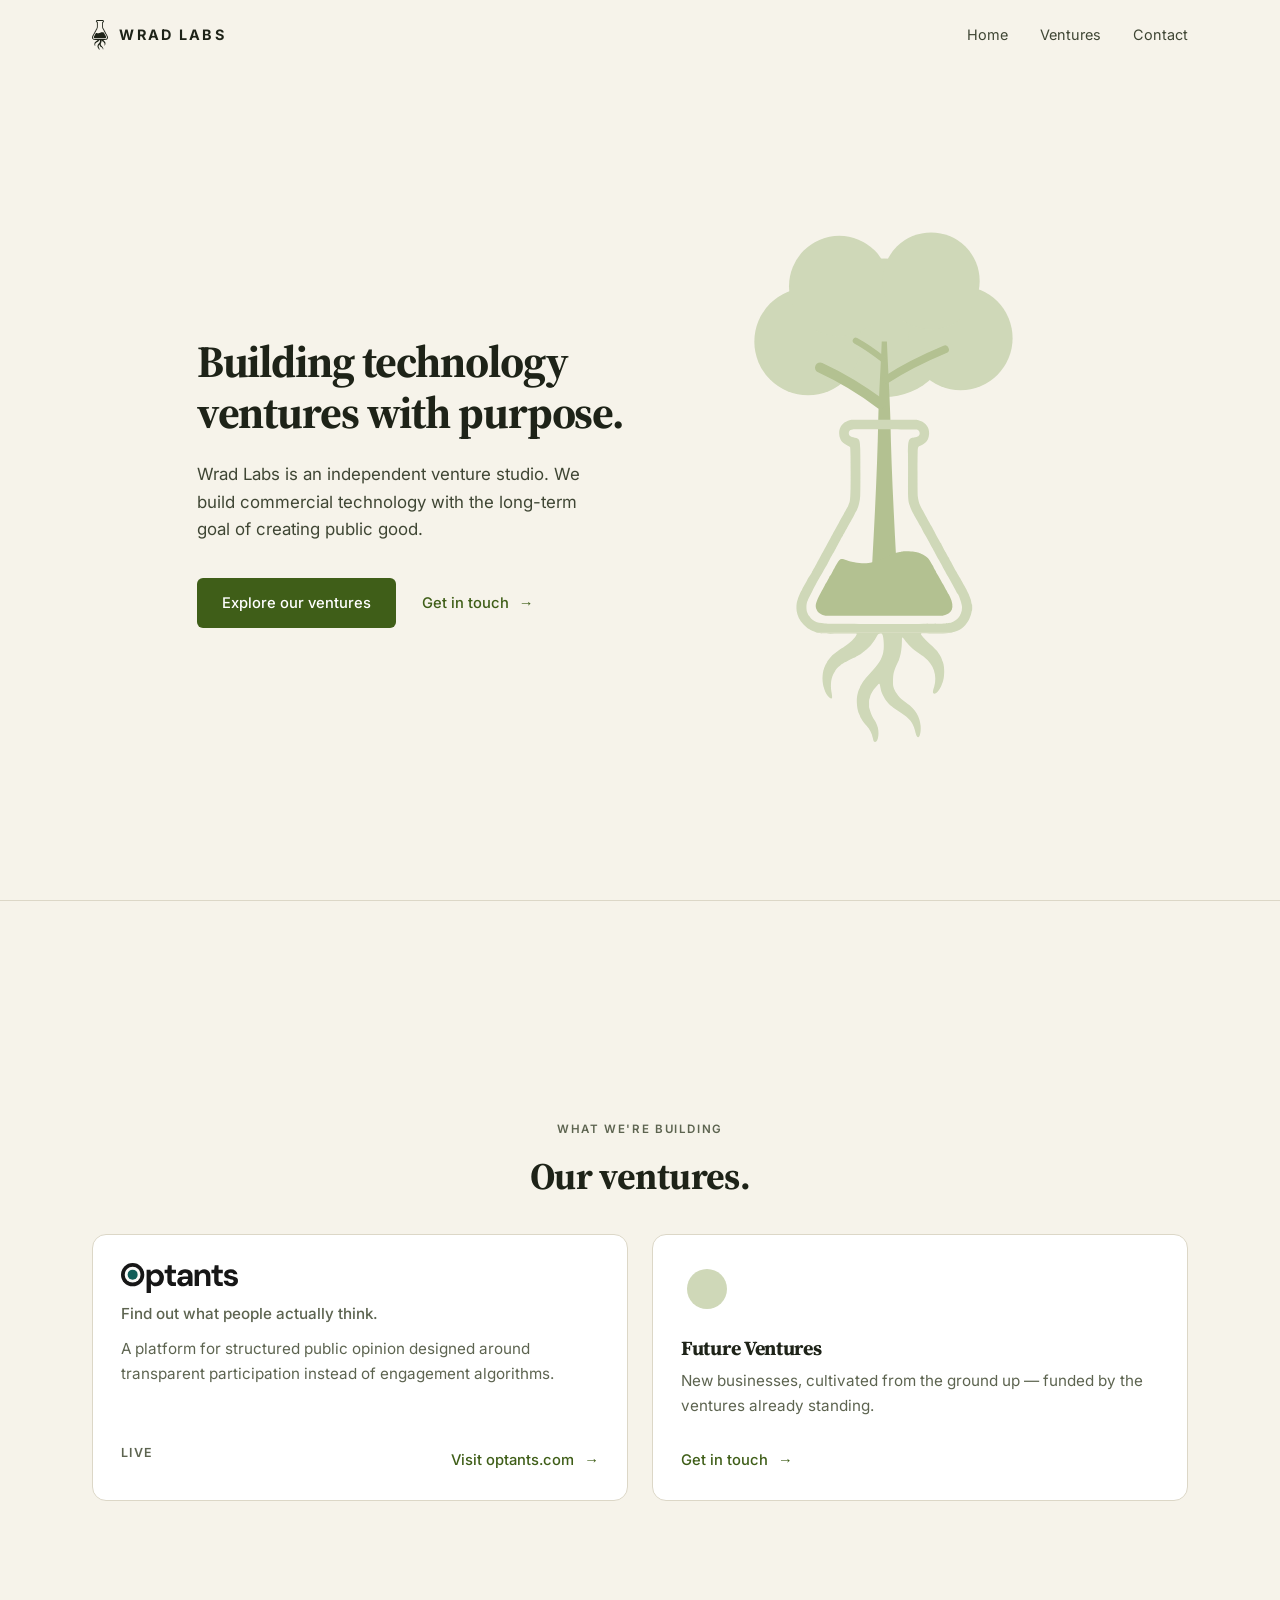
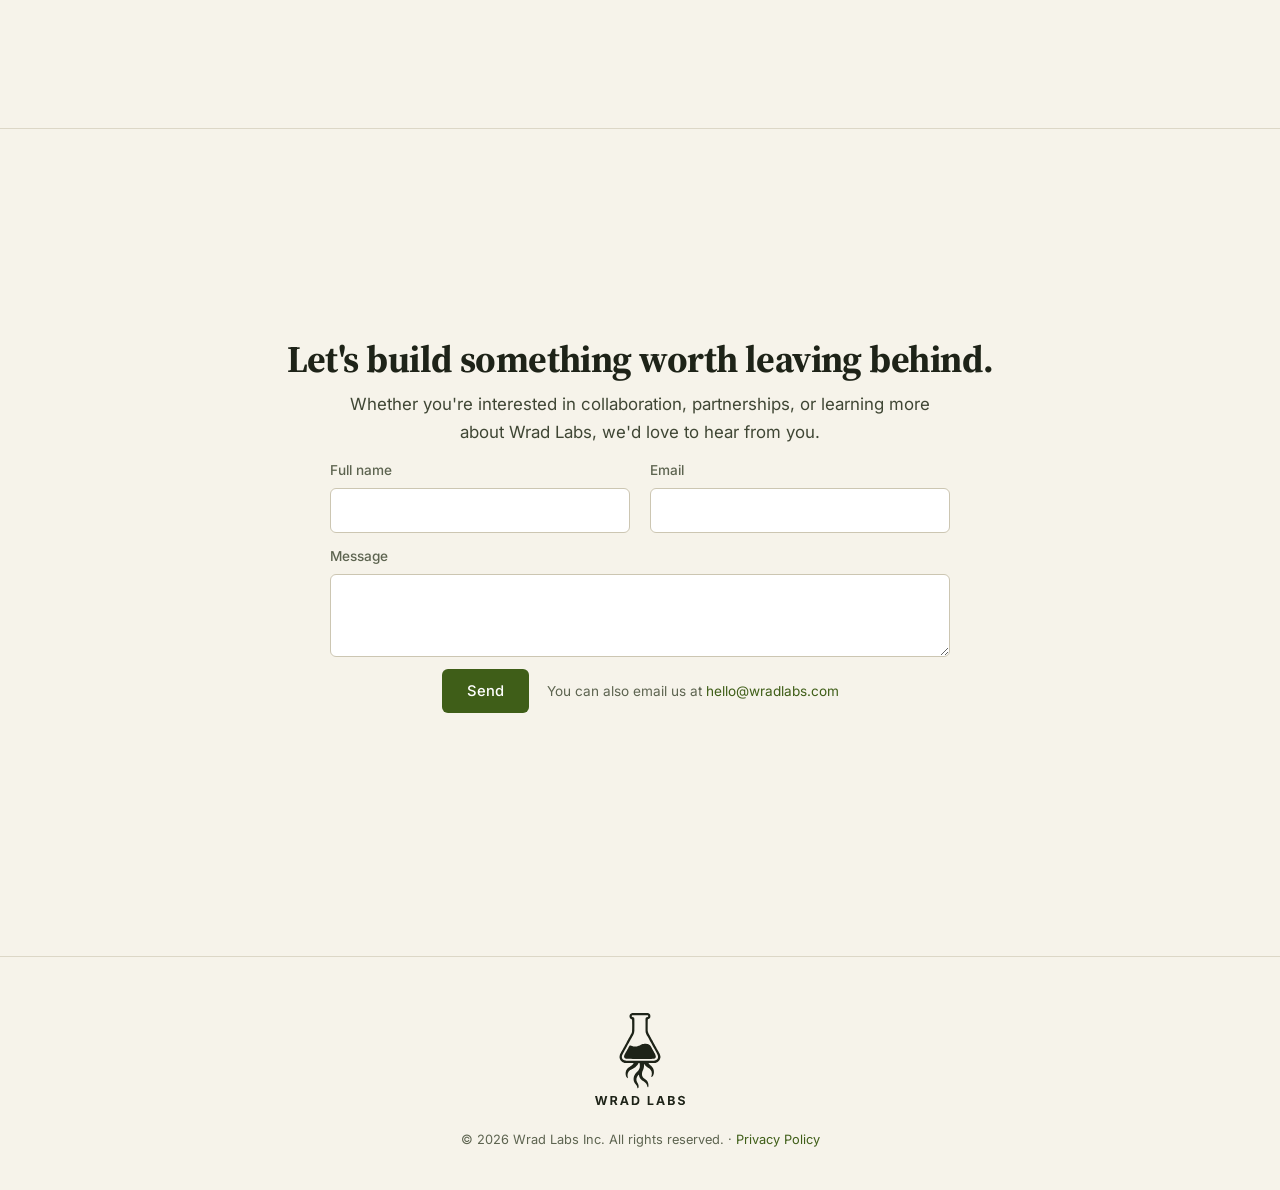
<file: index.html>
<!DOCTYPE html>
<html lang="en">
<head>
<meta charset="UTF-8">
<meta name="viewport" content="width=device-width, initial-scale=1.0">
<!-- Content-Security-Policy (WS-D25/WS-R025). Must come BEFORE anything it governs — it applies
     from the point the parser reaches it, so it sits above the preloads, the JSON-LD and
     the inline script.

     THE SAME STRING IS IN ALL THREE PAGES. Keep them identical; three tailored policies
     drift, and this is already the second thing that has to be updated in three files at
     once (see the ?v= note below).

     script-src uses a HASH, not 'unsafe-inline' — that is the directive doing real work.
     The hash covers exactly `document.documentElement.classList.add('js');` below.
     **Edit that line and the page silently loses its `js` class**; recompute with:
       printf '%s' "<the script's exact bytes>" | openssl dgst -sha256 -binary | openssl base64

     style-src keeps 'unsafe-inline' on purpose. privacy.html and 404.html carry inline
     <style> blocks, and hashing them would mean a silent unstyled page on every edit —
     the exact failure this site already shipped once via a stale cache. There are no
     inline style= attributes anywhere, so this is the only reason it is needed, and
     injected CSS is a far smaller risk than injected script.

     What a <meta> CSP cannot express: frame-ancestors, report-uri, sandbox. Clickjacking
     protection would need a real response header, which GitHub Pages does not let us set.

     static.cloudflareinsights.com is Cloudflare's Web Analytics beacon (WS-D24), injected at
     the edge and in no commit. Without it here the CSP silently kills analytics. Its
     measurements POST to /cdn-cgi/rum, which is SAME-ORIGIN — verified by intercepting
     sendBeacon, not assumed — so connect-src needs no addition. Guessing would have
     widened it to cloudflareinsights.com for nothing.

     Verified ENFORCING, not merely present: a fetch to a disallowed origin raises a
     connect-src violation. -->
<meta http-equiv="Content-Security-Policy" content="default-src 'self'; script-src 'self' 'sha256-/x7W7R75k8Roq0WaVRQX9blP4OufE5xbAdzklGxsgpw=' https://static.cloudflareinsights.com; style-src 'self' 'unsafe-inline'; img-src 'self'; font-src 'self'; connect-src 'self' https://formspree.io; form-action 'self' https://formspree.io; base-uri 'self'; object-src 'none'">
<!-- Send the full URL only to same-origin destinations; the one cross-origin
     request left (Formspree, on submit) gets the bare origin, and downgrades get
     nothing. This page has no secrets in its URL, but the default varies by
     browser and an explicit floor costs nothing. -->
<meta name="referrer" content="strict-origin-when-cross-origin">
<!-- Tints the mobile browser toolbar to this page's own ground. THE ONE PLACE A
     COLOUR IS HARDCODED ON THIS SITE (WS-D36) — WS-R004 forbids it everywhere else,
     and a meta tag cannot reference a custom property, so this is the value of
     --bg copied by hand. CHANGE --bg AND CHANGE THIS, in all three pages, in the
     same commit. The palette has already lived in four places once (WS-D28). -->
<meta name="theme-color" content="#F6F3EA">
<title>Wrad Labs Inc. — Building technology ventures with purpose</title>
<meta name="description" content="Wrad Labs is an independent venture studio. We build commercial technology with the long-term goal of creating public good.">
<link rel="canonical" href="https://www.wradlabs.com/">
<!-- Icons. `/favicon.ico` is declared, not just left at the root for discovery:
     crawlers that read the homepage's <link> elements should see the same file a
     bare-root fetch returns. Paths are absolute so all three pages carry an
     identical block. -->
<link rel="icon" href="/favicon.ico" sizes="any">
<link rel="icon" type="image/svg+xml" href="/assets/images/favicon.svg">
<link rel="icon" type="image/png" sizes="48x48" href="/assets/images/favicon-48.png">
<link rel="apple-touch-icon" href="/assets/images/apple-touch-icon.png">
<meta property="og:type" content="website">
<meta property="og:site_name" content="Wrad Labs Inc.">
<meta property="og:title" content="Wrad Labs Inc. — Building technology ventures with purpose">
<meta property="og:description" content="Wrad Labs is an independent venture studio. We build commercial technology with the long-term goal of creating public good.">
<meta property="og:url" content="https://www.wradlabs.com/">
<meta property="og:image" content="https://www.wradlabs.com/assets/images/og.png">
<meta property="og:image:width" content="1200">
<meta property="og:image:height" content="630">
<meta property="og:image:alt" content="The Wrad Labs mark — a flask whose base opens into roots.">
<meta name="twitter:card" content="summary_large_image">
<meta name="twitter:title" content="Wrad Labs Inc. — Building technology ventures with purpose">
<meta name="twitter:description" content="Wrad Labs is an independent venture studio. We build commercial technology with the long-term goal of creating public good.">
<meta name="twitter:image" content="https://www.wradlabs.com/assets/images/og.png">
<script type="application/ld+json">
{
  "@context": "https://schema.org",
  "@type": "Organization",
  "name": "Wrad Labs Inc.",
  "url": "https://www.wradlabs.com/",
  "logo": "https://www.wradlabs.com/assets/images/icon-512.png",
  "email": "hello@wradlabs.com",
  "description": "Wrad Labs is an independent venture studio. We build commercial technology with the long-term goal of creating public good."
}
</script>
<!-- Fonts are self-hosted (WS-D23/WS-R023) — no fonts.googleapis.com, no preconnect,
     and no third-party request on page load. The @font-face blocks are at the top
     of style.css. Preload the two LATIN files only: they are what a reader of this
     page needs, and preloading them removes the round-trip that `display: swap`
     would otherwise paint a fallback into. latin-ext is deliberately NOT preloaded
     — its unicode-range means most readers never fetch it at all.
     `crossorigin` is required even same-origin: font requests are CORS-mode, and
     without it the preload is fetched twice. -->
<link rel="preload" href="/assets/fonts/inter-latin.woff2" as="font" type="font/woff2" crossorigin>
<link rel="preload" href="/assets/fonts/source-serif-4-latin.woff2" as="font" type="font/woff2" crossorigin>
<!-- ?v= is a cache-buster, not decoration. The HTML is max-age=600 but the CSS is
     max-age=14400, so a returning visitor can hold NEW markup against 4-hour-old
     styles — and any release that renames a class then renders unstyled. Changing
     this query changes the URL, so the browser fetches the new CSS immediately.
     BUMP IT WHENEVER SELECTORS CHANGE, in all three pages. (WS-T6)

     WS-T6 is a compiled trigger, not a backlog row. This comment used to cite one,
     and the row it named had never existed — backlog rows are deleted the day they
     close, so a served file must not point at one. -->
<link rel="stylesheet" href="/assets/css/style.css?v=10">
<!-- Marks JS as available so the scroll-reveal animation can hide elements before
     revealing them. Without JS this never runs, the .reveal defaults stay visible,
     and the page reads normally (WS-R008). Runs in <head> to avoid a content flash. -->
<script>document.documentElement.classList.add('js');</script>
</head>
<body>

<!-- First tab stop on the page: lets a keyboard or screen-reader user jump the
     nav instead of tabbing through it on every page. Visually hidden until it
     takes focus, then it appears over the nav (WS-R010). -->
<a class="skip-link" href="#main">Skip to content</a>

<!-- NAV -->
<header class="nav" id="nav">
  <div class="nav-inner">
    <a href="#home" class="nav-logo" aria-label="Wrad Labs — home">
      <img class="logo-mark" src="assets/images/mark.svg" width="512" height="939" alt="">
      <span class="logo-word">Wrad Labs</span>
    </a>
    <nav class="nav-links">
      <a href="#home">Home</a>
      <a href="#ventures">Ventures</a>
      <a href="#contact">Contact</a>
    </nav>
    <button class="nav-toggle" id="navToggle" aria-label="Toggle menu" aria-expanded="false" aria-controls="navMobile">
      <span></span><span></span><span></span>
    </button>
  </div>
  <nav class="nav-mobile" id="navMobile">
    <a href="#home">Home</a>
    <a href="#ventures">Ventures</a>
    <a href="#contact">Contact</a>
  </nav>
</header>

<main id="main" tabindex="-1">

  <!-- SECTION 1: HERO -->
  <section id="home" class="hero">
    <div class="hero-inner">
      <!-- Decorative hero art: the brand mark (vessel, liquid and its own five root
           tendrils, lifted straight from brand/mark.svg upstream) under an abstract
           canopy. Static SVG, no JS, aria-hidden — decoration, not content. -->
      <svg class="hero-art" viewBox="0 0 460 600" aria-hidden="true" focusable="false">
        <g class="canopy"><circle cx="230.0" cy="122" r="80"/><circle cx="142.0" cy="138" r="62"/><circle cx="318.0" cy="134" r="60"/><circle cx="178.0" cy="74" r="58"/><circle cx="284.0" cy="68" r="56"/></g>
        <!-- Trunk: a TAPERED solid, not a stroke — wide at the base inside the
             vessel, narrowing as it rises. A uniform-width line read as a
             different drawing next to the vessel, which is itself a solid.
             The three branches are stroked and thin as they go out (12/9/7),
             and all of them start ABOVE y=228, the vessel rim: a branch that
             begins lower appears to grow out of the glass. -->
        <g class="trunk-solid"><path d="M216 394C219 340 222 280 223 228C224 195 226 165 227 138L233 138C234 165 236 195 237 228C238 280 241 340 244 394Z"/></g>
        <g class="trunk branch-major"><path d="M226 210C206 195 182 180 156 168"/></g>
        <g class="trunk branch-mid"><path d="M232 182C252 169 276 157 300 147"/></g>
        <g class="trunk branch-minor"><path d="M228 158C218 150 208 143 197 137"/></g>
        <path class="vessel" fill-rule="evenodd" d="M189.8 228.8C188.6 229.2 187.3 229.7 187 229.9C186.7 230 186.1 230.3 185.7 230.5C178.6 233.8 175.8 242.9 179.5 251C180.8 254 183.1 255.9 188.4 258.4C189.3 258.8 190.2 259.4 190.4 259.7C190.9 260.5 191.1 268.6 191.1 287.4C191.2 313.3 190.8 322 189.5 324.3C189.4 324.7 188.9 325.7 188.5 326.7C188.2 327.6 187.5 329 187.1 329.8C186.6 330.6 185.7 332.1 185.2 333.2C184.6 334.3 183.7 335.8 183.3 336.5C182.9 337.3 182.2 338.5 181.8 339.3C181.4 340.2 180.9 340.9 180.8 341.1C180.6 341.3 179 344.3 177.4 347.2C177.1 347.8 176.6 348.7 176.2 349.2C176 349.7 175.4 350.7 175.1 351.4C174.3 353.1 172.8 355.7 172.1 356.8C171.8 357.3 171.6 357.7 171.6 357.8C171.6 357.8 171 358.9 170.3 360.2C169.5 361.4 168.6 363.1 168.2 364C167.8 364.8 166.8 366.5 166.1 367.8C165.4 369.2 164.4 371 164 371.9C163.6 372.8 162.9 373.9 162.6 374.3C162.3 374.8 161.9 375.3 161.9 375.7C161.8 375.9 161.2 377 160.7 377.9C160.1 378.8 159.1 380.7 158.4 382C157.7 383.3 156.9 384.7 156.7 385.2C156.4 385.6 155.8 386.9 155.2 388C154.6 389 154 390.2 153.8 390.5C153.6 390.7 152.7 392.4 151.9 394C151 395.6 149.6 398.3 148.7 399.9C147.8 401.4 146.7 403.5 146.3 404.3C145.8 405.2 144.9 406.7 144.3 407.7C142.1 411 141.9 411.3 141.2 412.8C140.8 413.6 140.3 414.6 140 415C139.8 415.3 138.9 416.9 138.1 418.4C137.3 419.9 136.3 421.7 135.9 422.4C135.6 423 135.2 423.7 135.1 424C135 424.3 134.5 425.3 133.9 426.2C133.4 427.2 132.7 428.6 132.4 429.3C132.1 430 131.6 431.3 131.2 432.1C130.8 432.9 130.4 434.2 130.2 435C130 435.7 129.7 436.7 129.5 437.2C128.5 439.5 128.3 447.3 129.1 450C129.3 451 129.7 452.5 129.9 453.3C131.2 458.4 134.9 463.5 140.8 468.2C142.2 469.3 147.7 472.3 149 472.6C149.3 472.7 150 472.9 150.4 473.1C151.1 473.5 151.9 473.8 152.9 474L306.7 474C307.7 473.8 308.6 473.5 309.6 473.2C310.3 472.9 311.8 472.5 312.8 472.2C319.3 470.1 324.7 464.9 328.2 457.7C329.4 455 329.6 454.5 330.6 450.4C330.8 449.2 331.1 448.3 331.2 448.4C331.3 448.5 331.4 446.8 331.4 444.8C331.4 442.6 331.3 441.2 331.2 441.4C331 441.7 330.5 439.9 330.2 437.8C330 435.7 327.9 430.4 326.2 427.2C325.7 426.2 325.2 425.2 325.1 424.9C325 424.6 324.4 423.5 323.8 422.4C323.2 421.4 322.4 419.9 322 419.2C319.3 414.2 317.4 410.8 317 410.3C316.8 410 316.6 409.5 316.4 409.2C316.3 408.9 315.9 408.3 315.6 407.8C315.3 407.4 314.6 406.3 314.1 405.3C313.6 404.4 313 403.3 312.8 403.1C312.6 402.8 312 401.7 311.4 400.6C310.9 399.5 310.1 398.1 309.7 397.4C309.3 396.7 308.5 395.2 307.9 394.1C307.4 393 306.7 391.6 306.3 391.1C306 390.6 305.4 389.7 305.2 389C304.9 388.3 304.4 387.4 304 386.9C303.7 386.4 303.1 385.3 302.6 384.4C302.1 383.5 301.3 382.1 300.8 381.2C300.3 380.3 299.3 378.5 298.6 377.2C297.9 375.8 297 374.2 296.7 373.6C296.4 373 296 372.3 296 372C295.9 371.7 295.5 371 295.1 370.5C294.7 370 294 368.8 293.5 367.8C292.5 365.9 291 363.3 289.3 360.2C288.7 359.1 287.7 357.2 287.1 356C285.5 352.9 284.6 351.2 283.9 350.2C283.3 349.3 281.2 345.5 279.8 343.1C279.6 342.5 279 341.4 278.5 340.5C278.1 339.6 277.3 338.1 276.7 337.1C276.1 336.1 275.2 334.3 274.6 333.2C274 332.1 273.3 330.8 272.9 330.2C271.2 327.5 269.5 322.8 269.1 319.7C269 318.8 268.7 317.3 268.6 316.3C268.2 313.9 268.2 264.2 268.6 261.9C269.1 259.3 269.3 258.9 271.4 258.1C277.3 255.9 280.2 252.6 281.3 247.2C283 239.1 279.2 232.1 271.8 229.5C270.7 229.2 269.3 228.7 268.7 228.4C267.7 228 266.8 228 229.9 228.1L192 228.1L189.8 228.8ZM194.6 239.2C190.7 239.6 189.2 240.8 189 243.3C188.8 246.5 190.5 247.9 196 248.8C201.2 249.7 201.8 250.9 202.2 261.5C202.5 268.6 202.5 311.7 202.2 315.8C201.7 323.5 199.9 330.1 197 334.7C196.8 335 196.2 336.2 195.6 337.4C195 338.6 194.1 340.3 193.6 341.3C193 342.2 192.2 343.8 191.7 344.7C191.1 345.7 190.5 346.8 190.2 347.3C189.3 348.7 187.3 352.4 187.3 352.6C187.3 352.8 187 353.2 186.7 353.6C186.4 354 185.7 355.2 185.2 356.3C184.7 357.4 183.8 359 183.3 359.8C182.7 360.7 182.3 361.5 182.3 361.6C182.3 361.7 181.8 362.6 181.2 363.6C180.6 364.5 179.9 365.6 179.7 366.1C179.5 366.6 178.7 368.1 177.9 369.4C177.2 370.8 175.6 373.6 174.6 375.7C173.5 377.9 172.4 379.9 172.2 380.2C171.9 380.6 171 382.2 170.1 383.8C169.2 385.4 167.7 388.2 166.7 390C165.7 391.8 164.7 393.8 164.5 394.3C164.2 394.9 163.8 395.7 163.6 396.1C163.3 396.4 162.6 397.7 162 398.8C161.3 399.9 160.3 401.7 159.7 402.7C159.1 403.8 158.3 405.2 157.9 406C157.5 406.7 156.9 407.5 156.7 407.9C156.4 408.2 155.9 409 155.6 409.7C154.6 411.5 152.7 415 151.9 416.2C151.6 416.8 151.2 417.4 151.2 417.4C151.2 417.5 150.9 418.1 150.6 418.8C150.2 419.4 148.4 422.8 146.6 426.5C144.7 430.1 143 433.5 142.7 434C142.5 434.5 142.1 435.3 142 435.7C141.9 436.2 141.5 437.2 141.1 438C139.8 441.1 139.8 448 141.2 450.9C141.5 451.6 141.9 452.5 142 452.9C142.2 453.2 142.7 454.1 143.3 454.7C143.9 455.4 144.4 456 144.4 456C144.4 456.4 146.3 458.2 147.5 459.1C150.5 461.2 153.7 462.4 157.6 462.8C158.6 463 160.2 463.2 161.1 463.4C164.2 464.1 298.1 464 300.7 463.3C301.2 463.2 302.5 463 303.6 462.8C313.4 461.9 320.6 452.8 319.5 443C318.9 438.8 316 430.6 314.4 428.8C314.2 428.6 313.6 427.5 313.1 426.5C309.9 420.4 304.2 410 303.3 408.7C302.6 407.7 301.8 406.4 299.8 402.5C299.1 401.4 298.3 399.8 297.9 399.1C297.5 398.4 296.5 396.6 295.7 395C294.9 393.5 293.8 391.6 293.3 390.7C291.4 387.3 289.5 384 288.8 382.5C287.8 380.5 285.4 376.2 284.9 375.4C284.7 375.1 284.5 374.7 284.4 374.4C284.3 374.1 283.9 373.3 283.4 372.6C282.7 371.3 281.1 368.4 278.3 363.2C277.6 362 276.9 360.7 276.6 360.3C276.4 360 275.8 358.9 275.2 357.9C273.4 354.4 272 351.7 271.1 350.3C270.6 349.4 269.8 348 269.3 347C268.8 346 268.1 344.7 267.7 344.1C267.3 343.5 266.6 342.3 266.2 341.5C263.3 336.2 262.6 334.8 261.4 332.5C260.7 331 259.9 329 259.6 328C259.2 326.9 258.9 325.7 258.7 325.3C257.7 322.6 257.2 316.3 257.3 305.7C257.4 293.9 257.4 281.5 257.3 270.4C257.2 251.3 257.8 249.5 264.2 248.6C269.4 247.8 271.1 246.3 270.7 243.1C270.4 241.2 269.5 240.1 267.5 239.5C266.1 239.1 197.9 238.8 194.6 239.2Z"/>
        <path class="liquid" d="M253.2 379.9C252.1 380 250.3 380.2 249.3 380.4C248.2 380.6 246.8 380.9 246.2 381C244 381.4 237.1 383.9 234 385.3C233.3 385.6 231.9 386.3 230.8 386.8C229.8 387.3 228.1 388.1 227 388.6C225.9 389.2 224.9 389.6 224.7 389.6C224.5 389.6 224.1 389.8 223.6 390.1C222.6 390.8 217.6 392.6 216.8 392.6C216.4 392.6 215.6 392.8 214.9 393C211.9 394.1 201.2 394 196.7 392.9C195.5 392.6 194.2 392.3 193.8 392.3C192.7 392.1 189.7 391.2 186.6 390.2C179.3 387.8 179 387.9 174.9 394.9C173.9 396.5 173 398.2 172.8 398.8C172.6 399.3 172.2 399.9 172 400.2C171.8 400.4 171.2 401.5 170.6 402.6C168.6 406.4 167.7 408.1 167.4 408.3C167.2 408.4 166.7 409.4 166.2 410.4C164 414.5 163 416.5 162.6 416.9C162.4 417.1 162 417.8 161.7 418.4C161.5 419 161 419.9 160.6 420.5C160.3 421.1 159.6 422.3 159.2 423.1C158.7 423.9 157.8 425.7 157 427.1C150.5 439.2 149.7 442.8 152.1 447.8C152.9 449.7 154.5 451.4 156.1 452.1C156.7 452.4 157.3 452.7 157.5 452.8C158 453.1 160 453.8 160.7 453.9C162.9 454.4 169.1 454.5 209.6 454.4C233.6 454.4 262.4 454.4 273.8 454.4C292 454.5 294.8 454.5 297.2 454.2C308.4 452.7 311.6 444.7 305.7 432.5C304.9 430.8 304.2 429.4 304 429.3C303.9 429.3 303.4 428.3 302.8 427.2C302.3 426.1 301.6 424.9 301.3 424.6C301.1 424.3 300.6 423.3 300.1 422.4C298.3 418.8 297.6 417.6 297.4 417.4C297.3 417.2 296.8 416.3 296.2 415.3C294.6 412.2 292.8 409 292.2 408.1C291 406.4 290 404.7 289.7 403.9C289.6 403.4 289 402.3 288.4 401.3C287.8 400.3 287.1 399 286.8 398.3C286.5 397.6 286 396.6 285.6 396.2C285.3 395.7 284.3 393.9 283.4 392.3C281.2 388.2 279.6 386.6 275.3 384.2C273.6 383.2 268.8 381.3 267.8 381.1C267.4 381 265.9 380.7 264.5 380.4C261.6 379.9 256.6 379.7 253.2 379.9Z"/>
        <path class="roots" d="M152.9 474C156.6 475 163.1 475.1 178 474.9C192.7 474.6 196.9 474.6 197.8 474.9C199.6 475.6 194.2 482.4 188.4 486.7C187 487.7 185 489.2 184 489.9C183.1 490.6 181.9 491.4 181.4 491.6C180.3 492.2 175.6 495.5 174.1 496.8C173.4 497.4 172.5 498.1 172.1 498.3C169.7 500 165.1 505.4 163.7 508.2C163.4 508.8 163 509.5 162.7 509.9C162.2 510.5 161.6 512 160.4 515.3C158 522.1 158.1 531.7 160.6 538.6C161 539.7 161.5 541.2 161.7 541.8C162.9 545.1 166.9 549.9 168.6 549.9C170.1 549.9 170.1 549 169.1 543C167.5 533.1 168.6 525.2 172.6 519.1C175.1 515.3 175.6 514.6 177.6 512.9C178.7 511.9 179.8 511 180 510.8C180.2 510.6 180.9 510.1 181.7 509.8C182.4 509.4 183.7 508.6 184.6 508.1C185.4 507.5 186.7 506.8 187.5 506.4C190.1 505.1 193.8 503.4 194.9 502.9C195.6 502.6 196.5 502.1 197 501.8C197.5 501.5 199 500.6 200.3 499.9C201.7 499.2 203.5 498 204.4 497.3C205.3 496.6 206.2 495.8 206.5 495.7C206.9 495.5 207.2 495.3 207.3 495.1C207.4 495 208.1 494.3 208.9 493.7C210.5 492.5 214.1 488.8 214.9 487.7C215.1 487.3 215.7 486.6 216.1 486.1C216.5 485.7 217.3 484.5 218 483.5C218.6 482.5 219.2 481.7 219.3 481.6C219.5 481.5 220.2 480.3 220.9 478.9C222.5 475.8 222.8 475.4 224.3 475.1C226.8 474.5 227.6 475 228.3 477.3C229.2 480.4 229.7 489.4 229.2 493.2C229 494.5 228.8 496 228.7 496.7C228.3 499.5 226.4 504.2 224.2 507.8C222.2 511 218.2 515.9 214.4 519.7C210.3 523.8 205.6 529.7 204.2 532.4C203.9 532.9 203.5 533.7 203.1 534.2C202.8 534.7 202.1 536 201.8 537.1C201.3 538.2 200.8 539.5 200.5 540.1C199.9 541.2 199.4 543.3 198.6 547.2C197.6 552.8 198.7 563.3 200.8 567.4C201.2 568.3 201.8 569.6 202 570.2C202.3 571 202.6 571.7 202.7 571.9C202.9 572.1 203.4 572.9 203.8 573.7C204.8 575.4 207.6 579.3 209.5 581.3C213.4 585.6 215.5 589.8 216.7 595.4C217.5 599.2 217.9 600 219.4 600C223.3 600 224.7 587.8 221.6 580.8C221.2 579.8 220.7 578.5 220.4 577.9C220.2 577.2 219.8 576.4 219.5 576.1C216.9 572.6 214.5 567.5 213.4 563.4L212.4 560L212.4 555.7C212.4 551.6 212.4 551.4 213 549.8C213.3 548.9 213.7 547.7 213.8 547C214.4 544.8 216.9 540.4 219 538C220.1 536.8 221.5 535.1 222.3 534.2C223.8 532.1 224.7 532.3 225 534.6C225.7 538.8 226.5 542 227.2 543.4C227.6 544.2 228.1 545.4 228.4 546C228.8 547 230.1 549.3 232.2 552.5C234.3 555.6 239.5 560.2 243.9 562.9C247.5 565.1 251.5 567.8 255.2 570.5C256.5 571.5 259.5 574.4 260.2 575.5C260.5 576 261 576.7 261.3 577.1C262.5 578.8 263.9 581.7 264.3 583.4C264.6 584.3 264.9 585.5 265.1 585.9C265.3 586.5 265.7 588.1 266.1 589.6C268.5 599.3 272.7 593.6 271.9 581.6C271.2 571.3 265.4 561.5 256.3 555.6C255.5 555 254.3 554.1 253.7 553.6C253.1 553.1 252.1 552.3 251.5 551.9C246.6 548.3 241.4 540.9 240.4 536C239.7 532.3 240 522.7 241.1 519.3C242 516.1 243.2 513.2 245.6 508.1C246.2 506.9 246.9 505.4 247 504.8C247.2 504.3 247.5 503.3 247.7 502.5C249.3 498.1 250.2 491.2 250.3 483.5C250.3 478.5 250.5 478.3 252.9 481.5C256.9 487.2 263.6 493.7 268.5 496.8C269 497.1 269.9 497.7 270.5 498.1C271.1 498.6 271.9 499.1 272.2 499.3C272.5 499.5 273.4 500.1 274 500.6C274.7 501.1 275.8 501.9 276.5 502.5C286.8 510.3 291.3 523.7 287.6 536C285.9 541.2 285.7 542.8 286.6 543.8C287.7 545.1 290.1 543.8 292.6 540.5C293.9 538.8 295.6 535.6 296.1 534.1C296.4 533.4 296.8 532.2 297.2 531.4C299.6 525.9 299.8 514.3 297.6 507.8C296 503.3 295.6 502.1 295.1 501.5C294.9 501.2 294.4 500.3 294 499.7C293.7 499.1 293.1 498.2 292.8 497.8C292.5 497.4 292.2 497 292.2 496.9C292.2 496.1 287.2 490.8 282.9 487.1C278 482.8 272.7 477.1 272.4 475.6C272.1 474.6 272.4 474.5 281.7 474.7C296.8 475 302.5 474.9 306.7 474Z"/>
      </svg>

      <div class="hero-content">
        <h1 class="hero-headline reveal">Building technology ventures with purpose.</h1>
        <p class="hero-sub reveal">Wrad Labs is an independent venture studio. We build commercial technology with the long-term goal of creating public good.</p>
        <div class="hero-actions reveal">
          <a href="#ventures" class="btn btn-primary">Explore our ventures</a>
          <a href="#contact" class="link-arrow">Get in touch <span aria-hidden="true">&rarr;</span></a>
        </div>
      </div>
    </div>
  </section>

  <!-- SECTION 2: VENTURES -->
  <section id="ventures" class="ventures">
    <div class="container">
      <p class="eyebrow reveal center">What we're building</p>
      <h2 class="reveal center">Our ventures.</h2>
      <div class="card-grid">
        <!-- The whole Optants tile is the link. One <a>, so there is a single tab
             stop and a single hit target; the arrow is the affordance and the
             hover/focus states are on the card itself. The logo is Optants' own,
             copied from its repo — see company/website/ARCHITECTURE.md
             § Brand assets, in the private repo (WS-D29). -->
        <a class="card card-link reveal" href="https://optants.com">
          <h3 class="card-brand">
            <img src="assets/images/optants-logo.svg" width="1014" height="260" alt="Optants">
          </h3>
          <p class="card-lead">Find out what people actually think.</p>
          <p>A platform for structured public opinion designed around transparent participation instead of engagement algorithms.</p>
          <span class="card-foot">
            <span class="card-stage">Live</span>
            <span class="link-arrow" aria-hidden="true">Visit optants.com <span>&rarr;</span></span>
          </span>
        </a>
        <article class="card reveal">
          <svg class="card-icon" viewBox="0 0 52 52" aria-hidden="true" focusable="false">
            <circle class="disc" cx="26" cy="26" r="20"/>
          </svg>
          <h3>Future Ventures</h3>
          <p>New businesses, cultivated from the ground up &mdash; funded by the ventures already standing.</p>
          <a class="link-arrow" href="#contact">Get in touch <span aria-hidden="true">&rarr;</span></a>
        </article>
      </div>
    </div>
  </section>

  <!-- SECTION 3: CONTACT -->
  <section id="contact" class="contact">
    <div class="container narrow">
      <!-- No "CONTACT" eyebrow here, unlike #ventures. The nav link, the heading and
           the form all say what this section is; the eyebrow was labelling a page that
           announces itself, and it cost 31px on a section that has to fit one screen.
           The address is not here either — it moved beside the Send button, where it
           reads as the alternative to the form rather than a second channel announced
           above it. -->
      <div class="contact-head reveal">
        <h2>Let's build something worth leaving behind.</h2>
        <p class="body-lg">Whether you're interested in collaboration, partnerships, or learning more about Wrad Labs, we'd love to hear from you.</p>
      </div>

      <!-- Submits to Formspree (endpoint mvzjloro → the hello@ mailbox). -->
      <form class="contact-form reveal" id="contactForm" action="https://formspree.io/f/mvzjloro" method="POST">
        <div class="form-row">
          <div class="form-field">
            <label for="name">Full name</label>
            <input type="text" id="name" name="name" autocomplete="name" required>
          </div>
          <div class="form-field">
            <label for="email">Email</label>
            <input type="email" id="email" name="email" autocomplete="email" required>
          </div>
        </div>
        <!-- Organization was removed 2026-08-02 (WS-D32): it was the only optional field,
             it fed nothing, and it cost a whole row on a form that has to fit one
             screen. `privacy.html`'s "What we collect" list is the paired edit —
             WS-R007 requires it to name every field this form actually collects. -->
        <div class="form-field">
          <label for="message">Message</label>
          <textarea id="message" name="message" rows="3" required></textarea>
        </div>
        <!-- Honeypot: hidden from humans; bots that fill it are silently dropped by Formspree. -->
        <input type="text" name="_gotcha" tabindex="-1" autocomplete="off" aria-hidden="true" class="hp-field">
        <!-- Subject line of the notification email Formspree sends you. -->
        <input type="hidden" name="_subject" value="New contact from wradlabs.com">
        <!-- Button and address on ONE row: the address is the alternative to the form,
             so it reads best beside the thing it is an alternative to. It is also the
             only place the address appears on this page now.

             email_off: Cloudflare's Email Address Obfuscation rewrites mailto links at
             the edge into "[email protected]" behind a JS-only /cdn-cgi/ decoder. That
             breaks WS-R008 (the page must read and function with JS off) and is not what
             the design shows. See WS-D17 / WS-R019.

             The consent line that used to sit under the button is gone — the Privacy
             Policy is linked in the footer, on every page, which is where it belongs. -->
        <div class="form-submit">
          <button type="submit" class="btn btn-primary" id="contactSubmit">Send</button>
          <p class="form-alt">You can also email us at <!--email_off--><a href="mailto:hello@wradlabs.com">hello@wradlabs.com</a><!--/email_off--></p>
        </div>
        <p class="form-note" id="formNote" role="status"></p>
      </form>
    </div>
  </section>

</main>

<footer class="footer">
  <div class="container footer-inner">
    <!-- The stacked lockup, one file — mark and wordmark are a single asset here,
         derived from company/brand/logo-stacked.svg. `alt` carries the name. -->
    <img class="footer-lockup" src="assets/images/logo-stacked.svg" width="1493" height="1519" alt="Wrad Labs">
    <p class="footer-copy">&copy; 2026 Wrad Labs Inc. All rights reserved. &middot; <a href="privacy.html" class="footer-link">Privacy Policy</a></p>
  </div>
</footer>

<script src="assets/js/script.js"></script>
</body>
</html>
</file>
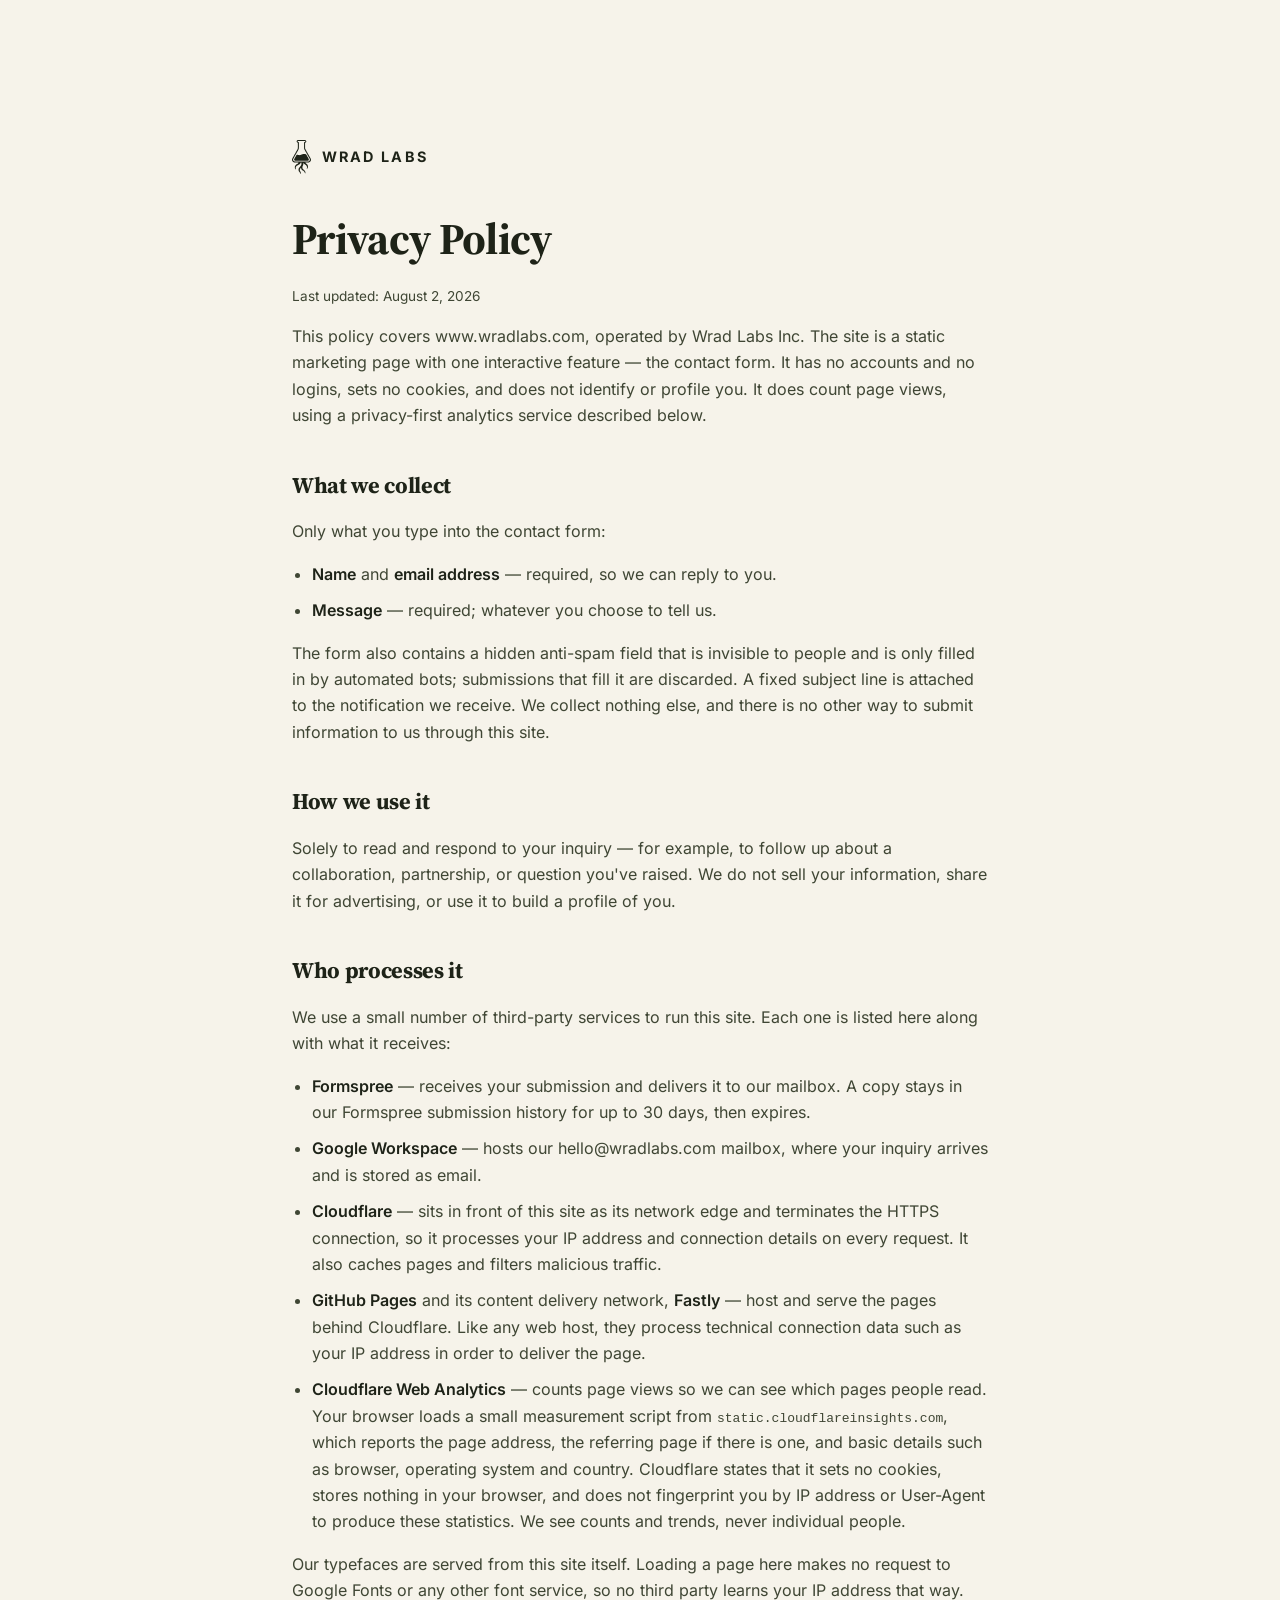
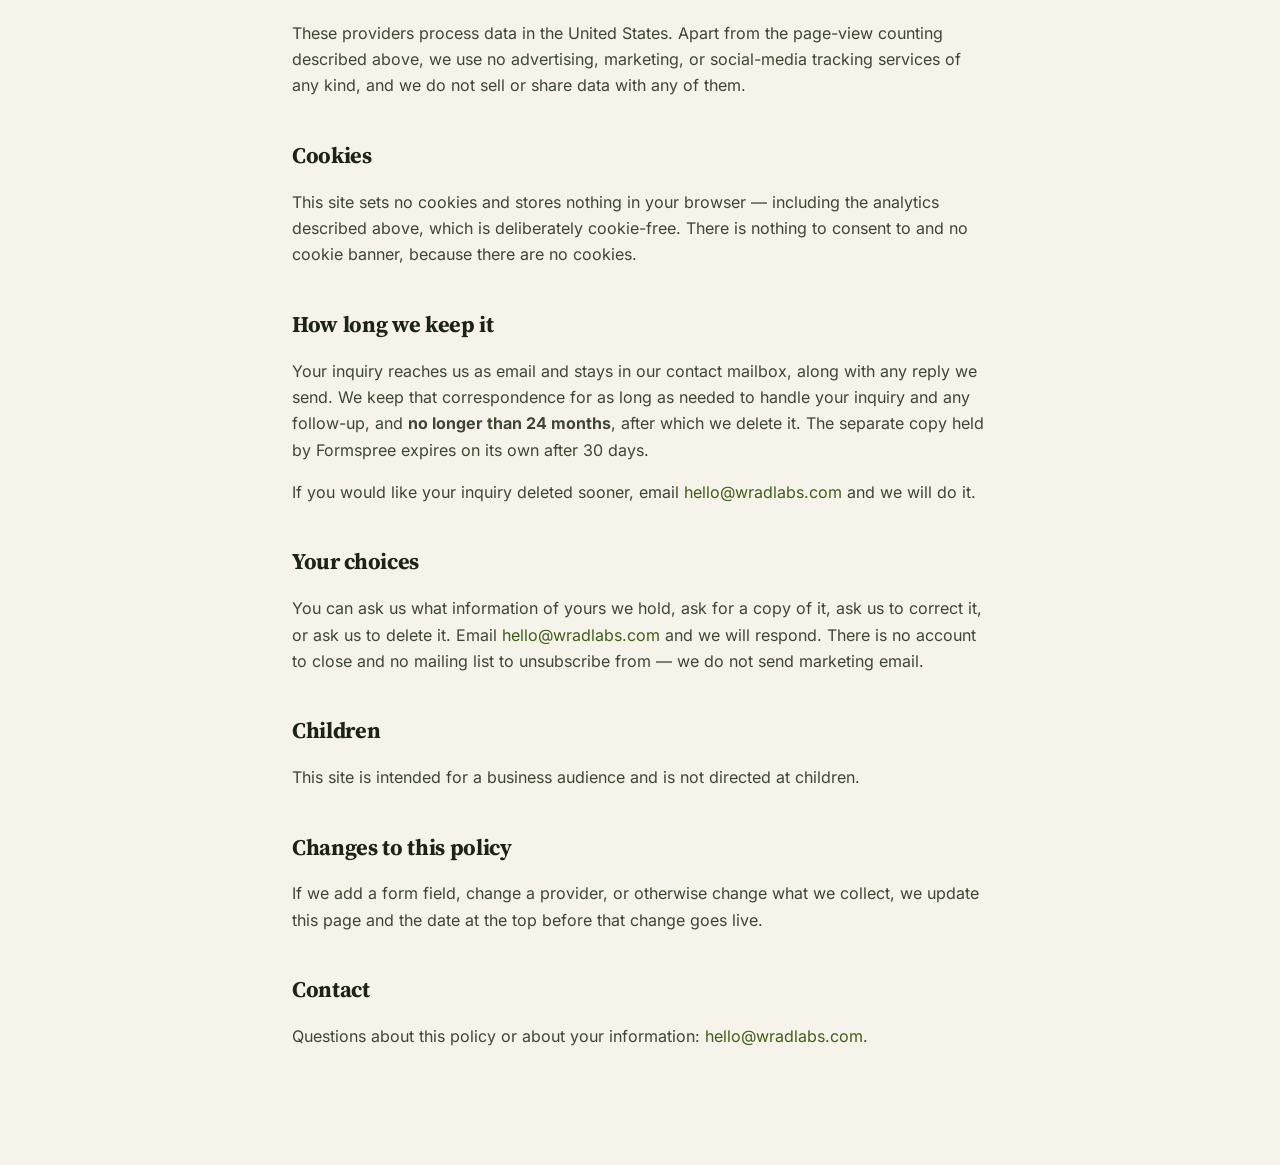
<file: privacy.html>
<!DOCTYPE html>
<html lang="en">
<head>
<meta charset="UTF-8">
<meta name="viewport" content="width=device-width, initial-scale=1.0">
<!-- Identical to index.html's, deliberately — see the note there. One string in three
     files beats three tailored strings that drift; this page needs neither the script
     hash nor Formspree, and carrying them costs nothing. -->
<meta http-equiv="Content-Security-Policy" content="default-src 'self'; script-src 'self' 'sha256-/x7W7R75k8Roq0WaVRQX9blP4OufE5xbAdzklGxsgpw=' https://static.cloudflareinsights.com; style-src 'self' 'unsafe-inline'; img-src 'self'; font-src 'self'; connect-src 'self' https://formspree.io; form-action 'self' https://formspree.io; base-uri 'self'; object-src 'none'">
<!-- See the note in index.html. All three pages carry this. -->
<meta name="referrer" content="strict-origin-when-cross-origin">
<!-- The one hardcoded colour on this site — see the note in index.html (WS-D36). -->
<meta name="theme-color" content="#F6F3EA">
<title>Privacy Policy — Wrad Labs Inc.</title>
<meta name="description" content="How Wrad Labs Inc. uses information submitted through the inquiry form on www.wradlabs.com.">
<link rel="canonical" href="https://www.wradlabs.com/privacy.html">
<meta name="robots" content="index, follow">
<!-- Icons — identical block on all three pages; see the note in index.html. -->
<link rel="icon" href="/favicon.ico" sizes="any">
<link rel="icon" type="image/svg+xml" href="/assets/images/favicon.svg">
<link rel="icon" type="image/png" sizes="48x48" href="/assets/images/favicon-48.png">
<link rel="apple-touch-icon" href="/assets/images/apple-touch-icon.png">
<!-- Self-hosted fonts — see the note in index.html (WS-D23/WS-R023). -->
<link rel="preload" href="/assets/fonts/inter-latin.woff2" as="font" type="font/woff2" crossorigin>
<link rel="preload" href="/assets/fonts/source-serif-4-latin.woff2" as="font" type="font/woff2" crossorigin>
<!-- ?v= is a cache-buster — see the note in index.html. Bump all three together. -->
<link rel="stylesheet" href="/assets/css/style.css?v=10">
<style>
  .legal { padding: 140px 0 100px; }
  .legal .container { max-width: 760px; }
  .legal-home { display: inline-flex; align-items: center; gap: 11px; margin-bottom: 40px; }
  .legal-home .logo-mark { height: 34px; }
  .legal h1 { font-size: clamp(2rem, 5vw, 2.75rem); }
  .legal h2 { font-size: 1.4rem; margin-top: 44px; }
  .legal p { color: var(--ink-body); }
  .legal a { color: var(--accent); }
  .legal-meta { font-size: 0.85rem; color: var(--ink-muted); }
  .legal ul { color: var(--ink-body); padding-left: 20px; margin: 0 0 16px; }
  .legal li { margin-bottom: 10px; }
  .legal li strong { color: var(--ink); font-weight: 600; }
</style>
</head>
<body>

<!-- See the note in index.html. -->
<a class="skip-link" href="#main">Skip to content</a>

<main class="legal" id="main" tabindex="-1">
  <div class="container">
    <a href="/" class="legal-home" aria-label="Wrad Labs — home">
      <img class="logo-mark" src="/assets/images/mark.svg" width="512" height="939" alt="">
      <span class="logo-word">Wrad Labs</span>
    </a>

    <h1>Privacy Policy</h1>
    <p class="legal-meta">Last updated: August 2, 2026</p>

    <p>This policy covers www.wradlabs.com, operated by Wrad Labs Inc. The site is a
      static marketing page with one interactive feature &mdash; the contact form. It has no
      accounts and no logins, sets no cookies, and does not identify or profile you. It
      does count page views, using a privacy-first analytics service described below.</p>

    <h2>What we collect</h2>
    <p>Only what you type into the contact form:</p>
    <ul>
      <li><strong>Name</strong> and <strong>email address</strong> &mdash; required, so we can reply to you.</li>
      <li><strong>Message</strong> &mdash; required; whatever you choose to tell us.</li>
    </ul>
    <p>The form also contains a hidden anti-spam field that is invisible to people and
      is only filled in by automated bots; submissions that fill it are discarded. A fixed
      subject line is attached to the notification we receive. We collect nothing else,
      and there is no other way to submit information to us through this site.</p>

    <h2>How we use it</h2>
    <p>Solely to read and respond to your inquiry &mdash; for example, to follow up about a
      collaboration, partnership, or question you've raised. We do not sell your
      information, share it for advertising, or use it to build a profile of you.</p>

    <h2>Who processes it</h2>
    <p>We use a small number of third-party services to run this site. Each one is listed
      here along with what it receives:</p>
    <ul>
      <li><strong>Formspree</strong> &mdash; receives your submission and delivers it to our
        mailbox. A copy stays in our Formspree submission history for up to 30 days, then
        expires.</li>
      <li><strong>Google Workspace</strong> &mdash; hosts our <!--email_off-->hello@wradlabs.com<!--/email_off--> mailbox, where
        your inquiry arrives and is stored as email.</li>
      <li><strong>Cloudflare</strong> &mdash; sits in front of this site as its network edge and
        terminates the HTTPS connection, so it processes your IP address and connection
        details on every request. It also caches pages and filters malicious traffic.</li>
      <li><strong>GitHub Pages</strong> and its content delivery network, <strong>Fastly</strong> &mdash;
        host and serve the pages behind Cloudflare. Like any web host, they process
        technical connection data such as your IP address in order to deliver the page.</li>
      <li><strong>Cloudflare Web Analytics</strong> &mdash; counts page views so we can see which
        pages people read. Your browser loads a small measurement script from
        <code>static.cloudflareinsights.com</code>, which reports the page address, the
        referring page if there is one, and basic details such as browser, operating system
        and country. Cloudflare states that it sets no cookies, stores nothing in your
        browser, and does not fingerprint you by IP address or User-Agent to produce these
        statistics. We see counts and trends, never individual people.</li>
    </ul>
    <p>Our typefaces are served from this site itself. Loading a page here makes no request
      to Google Fonts or any other font service, so no third party learns your IP address
      that way.</p>
    <p>These providers process data in the United States. Apart from the page-view counting
      described above, we use no advertising, marketing, or social-media tracking services
      of any kind, and we do not sell or share data with any of them.</p>

    <h2>Cookies</h2>
    <p>This site sets no cookies and stores nothing in your browser &mdash; including the
      analytics described above, which is deliberately cookie-free. There is nothing to
      consent to and no cookie banner, because there are no cookies.</p>

    <h2>How long we keep it</h2>
    <p>Your inquiry reaches us as email and stays in our contact mailbox, along with any
      reply we send. We keep that correspondence for as long as needed to handle your
      inquiry and any follow-up, and <strong>no longer than 24 months</strong>, after which we
      delete it. The separate copy held by Formspree expires on its own after 30 days.</p>
    <p>If you would like your inquiry deleted sooner, email
      <!--email_off--><a href="mailto:hello@wradlabs.com">hello@wradlabs.com</a><!--/email_off--> and we will do it.</p>

    <h2>Your choices</h2>
    <p>You can ask us what information of yours we hold, ask for a copy of it, ask us to
      correct it, or ask us to delete it. Email
      <!--email_off--><a href="mailto:hello@wradlabs.com">hello@wradlabs.com</a><!--/email_off--> and we will respond. There is
      no account to close and no mailing list to unsubscribe from &mdash; we do not send
      marketing email.</p>

    <h2>Children</h2>
    <p>This site is intended for a business audience and is not directed at children.</p>

    <h2>Changes to this policy</h2>
    <p>If we add a form field, change a provider, or otherwise change what we collect, we
      update this page and the date at the top before that change goes live.</p>

    <h2>Contact</h2>
    <p>Questions about this policy or about your information:
      <!--email_off--><a href="mailto:hello@wradlabs.com">hello@wradlabs.com</a><!--/email_off-->.</p>
  </div>
</main>
</body>
</html>
</file>
<file: assets/css/style.css>
/* ============ FONTS (self-hosted — WS-D23 / WS-R023) ============
   These files used to come from fonts.gstatic.com. They are served from this
   origin now, which removes Google as a processor from the request path — that
   is why `privacy.html` no longer names Google Fonts (WS-R007), and why re-adding
   a `fonts.googleapis.com` link would silently reintroduce a processor the
   published policy does not disclose. Don't.

   DERIVED COPIES, like everything in assets/images/. Upstream is Google Fonts;
   both families are SIL OFL and the licences ship beside the files in
   assets/fonts/. To update: re-fetch the css2 URL recorded below with a modern
   browser UA, re-download the latin and latin-ext woff2 files, and keep these
   blocks in step. Do not hand-edit the binaries.

     https://fonts.googleapis.com/css2?family=Inter:wght@400;500;600;700
       &family=Source+Serif+4:opsz,wght@8..60,400;8..60,600;8..60,700&display=swap

   Each family is ONE VARIABLE FILE per subset. Upstream this was four @font-face
   blocks per subset — one per weight — all resolving to the SAME URL, which is
   how Google serves a variable font to browsers that support it. Collapsed here
   into a single block declaring `font-weight: 400 700`, the range the file
   actually carries: same file, same result, four fewer blocks to keep in step.
   The weight axis is verified rendering four distinct weights, not assumed —
   if a weight ever looks synthesized rather than drawn, this collapse is the
   first thing to suspect.

   `unicode-range` is load-bearing: a reader who never types a Central European
   character never downloads the latin-ext files at all. That is why carrying
   both subsets costs repo size but not page weight.

   `font-display: swap` matches the old `&display=swap` — text paints in the
   fallback first and re-renders. Preloading the two latin files in <head> is
   what shrinks that window; see the note there. */

/* --- Inter (body) --- */
@font-face {
  font-family: 'Inter';
  font-style: normal;
  font-weight: 400 700;
  font-display: swap;
  src: url('../fonts/inter-latin-ext.woff2') format('woff2');
  unicode-range: U+0100-02BA, U+02BD-02C5, U+02C7-02CC, U+02CE-02D7, U+02DD-02FF, U+0304, U+0308, U+0329, U+1D00-1DBF, U+1E00-1E9F, U+1EF2-1EFF, U+2020, U+20A0-20AB, U+20AD-20C0, U+2113, U+2C60-2C7F, U+A720-A7FF;
}
@font-face {
  font-family: 'Inter';
  font-style: normal;
  font-weight: 400 700;
  font-display: swap;
  src: url('../fonts/inter-latin.woff2') format('woff2');
  unicode-range: U+0000-00FF, U+0131, U+0152-0153, U+02BB-02BC, U+02C6, U+02DA, U+02DC, U+0304, U+0308, U+0329, U+2000-206F, U+20AC, U+2122, U+2191, U+2193, U+2212, U+2215, U+FEFF, U+FFFD;
}

/* --- Source Serif 4 (display) --- */
@font-face {
  font-family: 'Source Serif 4';
  font-style: normal;
  font-weight: 400 700;
  font-display: swap;
  src: url('../fonts/source-serif-4-latin-ext.woff2') format('woff2');
  unicode-range: U+0100-02BA, U+02BD-02C5, U+02C7-02CC, U+02CE-02D7, U+02DD-02FF, U+0304, U+0308, U+0329, U+1D00-1DBF, U+1E00-1E9F, U+1EF2-1EFF, U+2020, U+20A0-20AB, U+20AD-20C0, U+2113, U+2C60-2C7F, U+A720-A7FF;
}
@font-face {
  font-family: 'Source Serif 4';
  font-style: normal;
  font-weight: 400 700;
  font-display: swap;
  src: url('../fonts/source-serif-4-latin.woff2') format('woff2');
  unicode-range: U+0000-00FF, U+0131, U+0152-0153, U+02BB-02BC, U+02C6, U+02DA, U+02DC, U+0304, U+0308, U+0329, U+2000-206F, U+20AC, U+2122, U+2191, U+2193, U+2212, U+2215, U+FEFF, U+FFFD;
}

/* ============ TOKENS ============
   Declared once, referenced everywhere (WS-R004 — never hardcode these values).
   **CANOPY — the palette is LOCKED as of 2026-07-31 (WS-D28, superseding WS-D26).**

   WHY THIS ONE. Two constraints pull against each other. It must not read as
   Optants (warm off-white #FAFAF8, teal #115E59, same body typeface — the reason
   the two sites felt like one), and it must read as a studio that builds
   commercial products in order to fund public good. WS-D26's Cool Stone satisfied
   the first and failed the second: cool greys and an oxblood accent read austere
   and vinous, which is the opposite of generative.

   Canopy keeps a WARM ground and takes the accent to leaf green. On R-minus-B,
   Optants' ground sits at +2 and Cool Stone at -4; this one is +12, so it is
   warm where Optants is neutral rather than warm where Optants is warm. The
   accent is olive at hue 87°, well clear of Optants' blue-green teal at 174°.

   Names are semantic, not literal (--ink, not --black), so a future palette
   change means editing this block and nothing else. Every ratio below is
   measured against the ground it actually sits on, not estimated. */
:root {
  /* Surfaces — warm paper. Warmer than Optants, not merely different from it. */
  --bg: #F6F3EA;
  --surface: #FFFFFF;
  --surface-sunk: #EBE7DA;

  /* Ink — all three pass WCAG AA on --bg at body size */
  --ink: #1E2318;        /* headings           14.46:1 */
  --ink-body: #3F4634;   /* body copy           8.86:1 */
  --ink-muted: #5D6450;  /* labels, meta        5.56:1 */

  /* Stone — decorative only. Clears the 3:1 bar for shapes and icons but NOT
     the 4.5:1 for text, so it is deliberately not an ink token. */
  --stone: #8A9078;

  /* Lines */
  --line: #DCD7C7;
  --line-strong: #CCC6B2;

  /* Accent — leaf green, hue 87° (olive/yellow-green). 6.7:1 on --bg as text,
     7.43:1 white-on-accent. Deliberately NOT the blue-green of Optants' teal
     (hue 174°): neighbouring families would have reintroduced the problem the
     palette exists to solve. */
  --accent: #3F5E18;
  --accent-hover: #334C12;
  --accent-soft: #EAEFDD;
  --on-accent: #FFFFFF;

  /* Status — form feedback only.
     A GREEN ACCENT INVERTS WS-D26'S PROBLEM. Under oxblood, --danger was the token
     that clashed and had to move to a vermillion. Here red sits 87° from the
     accent — the largest gap available — so --danger returns to a normal dark
     red. It is --success that now needs care: it must stay green while not
     reading as accent text. #116B4A is a blue-green at hue 158°, a 71° gap from
     the accent's 87°, which is the widest separation that still reads as
     "success". Keep that gap if either token ever moves. */
  --success: #116B4A;    /* 5.87:1, hue 158° */
  --danger: #B91C1C;     /* 5.83:1, hue 0°   */

  /* Translucent nav backdrop; matches --bg. Must stay in step if --bg changes. */
  --nav-scrim: rgba(246, 243, 234, 0.88);

  /* Hero art masses — sage, and DELIBERATELY HEAVIER than before. The homepage
     was left-loaded: a text column against a pale shape that barely registered.
     These are pushed from 1.25 / 1.43 against the ground (every prior palette)
     to 1.34 / 1.73, so the art holds the right side instead of decorating it.
     They are green now because the art IS the canopy the palette is named for. */
  --arch: #CFD8B8;
  --botanical: #B3C191;

  /* Type */
  --font-display: 'Source Serif 4', Georgia, 'Times New Roman', serif;
  --font-body: 'Inter', -apple-system, BlinkMacSystemFont, sans-serif;

  /* Layout */
  /* Height of the fixed nav. Sections reserve it so full-viewport content centres
     in the space BELOW the bar, and anchor jumps don't land under it. */
  --nav-h: 72px;

  --container: 1160px;

  /* The hero's own container, DELIBERATELY NARROWER than --container. The rest of
     the page wants the full 1160; the hero is a single composition of two objects,
     and at 1160 it spread far enough that the headline and the art read as two
     things parked at opposite edges rather than one group. Everything the hero
     shows now sits inside this width, centred together. */
  --hero-max: 980px;
  /* Width of the hero's text column — and the first of three numbers that have to
     add up. `--hero-col + --hero-gap + the art's width` must fit inside --hero-max
     less its 64px of padding. The art's width appears nowhere: it follows from its
     height and the 460×600 viewBox, so changing `.hero-art`'s height spends this
     budget too.

     520 → 440 came with the container. The headline is capped so that
     "ventures with purpose." fits this width on one line — that pairing is what
     holds the headline to two lines instead of three, and narrowing either one
     alone breaks it. */
  --hero-col: 440px;
  --hero-gap: 48px;
  --radius: 6px;
  --radius-lg: 14px;
  --ease: cubic-bezier(0.16, 1, 0.3, 1);
}

* { box-sizing: border-box; }
html { scroll-behavior: smooth; }

body {
  margin: 0;
  background: var(--bg);
  color: var(--ink-body);
  font-family: var(--font-body);
  line-height: 1.65;
  -webkit-font-smoothing: antialiased;
  overflow-x: hidden;
}

h1, h2, h3 {
  font-family: var(--font-display);
  color: var(--ink);
  font-weight: 700;
  line-height: 1.15;
  margin: 0 0 20px;
  letter-spacing: -0.015em;
}

h2 { font-size: clamp(1.75rem, 3.2vw, 2.35rem); }
h3 { font-size: 1.25rem; }
p { color: var(--ink-body); margin: 0 0 16px; }
a { color: inherit; text-decoration: none; }

/* `width: 100%` matters now that sections are flex containers: an `auto` cross-axis
   margin on a flex item cancels the default `stretch`, so without it these collapse
   to their content width and stop being centred page containers. */
.container { width: 100%; max-width: var(--container); margin: 0 auto; padding: 0 32px; }
.container.narrow { max-width: 720px; }

/* ============ SECTIONS AS PAGES ============
   Every section fills the viewport and centres its content in the space below the
   fixed nav, so each one reads as its own page.

   `min-height`, never `height`: on a short viewport, or with text scaled up, the
   content has to be able to push the section taller instead of being clipped.
   `100svh` is the *small* viewport height — on mobile it excludes the collapsible
   browser chrome, so a section doesn't jump as that bar hides and shows. `100vh`
   stays first as the fallback for browsers without the newer units. */
section {
  position: relative;
  /* THE NAV IS RESERVED ONCE, HERE, AND NOT AGAIN IN THE PADDING. Every section
     below the first is reached by an anchor, and `scroll-padding-top` already parks
     its top edge at `var(--nav-h)`. The old `padding: calc(var(--nav-h) + 32px)`
     reserved the bar a SECOND time, and the two failures that produced are the ones
     this page was reported for: a 100svh section landing at y=72 ends 72px below the
     fold, so the bottom of every anchored section was cut off; and its content,
     centred inside padding that assumed the nav was still overlapping, sat ~100px
     lower than the space it was centred in. Subtracting the bar from the height
     instead fixes both, and makes the section end exactly at the bottom of the
     screen. */
  min-height: calc(100vh - var(--nav-h));
  min-height: calc(100svh - var(--nav-h));
  /* 40 at the bottom rather than 48: content is centred, so this padding only does
     real work when a section is at its tightest, and 8px there is 8px the contact
     form does not have to give up. */
  padding: 32px 0 40px;
  display: flex;
  flex-direction: column;
  justify-content: center;
}
/* The hero is the exception, and it is why the rule above is written as a
   subtraction rather than just deleting the padding. It sits at the TOP of the
   document, underneath the fixed nav rather than below it, and an anchor to `#home`
   clamps at scrollY 0 and never gets the scroll-padding offset. So it takes the full
   viewport and reserves the bar in its own padding — which is what puts the divider
   beneath it exactly at the bottom of the screen instead of short of it. */
.hero {
  min-height: 100vh;
  min-height: 100svh;
  padding-top: calc(var(--nav-h) + 32px);
}
section + section { border-top: 1px solid var(--line); }
/* Anchor jumps land below the nav rather than under it. Paired with the height rule
   above — change one and the other has to move. */
html { scroll-padding-top: var(--nav-h); }

/* ============ SKIP LINK ============
   The first tab stop on every page. Parked off-screen rather than
   `display: none` — a hidden element cannot receive focus, so it would never
   come back. On focus it lands in the top-left corner, above the fixed nav.
   `left`, not `transform`, so it is unaffected by prefers-reduced-motion.

   `fixed`, NOT `absolute`. Absolute positions it against the page, so at
   `top: 10px` it sits above the viewport the moment anyone has scrolled — and
   re-entering a scrolled page from the browser chrome is exactly when a
   keyboard user reaches for it. Caught at scrollY 151, where it rendered at
   viewport top -141. The nav is fixed for the same reason; this sits over it. */
.skip-link {
  position: fixed;
  top: 10px;
  left: -9999px;
  z-index: 200;
  background: var(--accent);
  color: var(--on-accent);
  font-size: 0.9rem;
  font-weight: 600;
  padding: 10px 18px;
  border-radius: var(--radius);
}
.skip-link:focus { left: 10px; outline: 2px solid var(--ink); outline-offset: 2px; }
/* The target carries `tabindex="-1"` so focus can actually land in it — without
   that, `<main>` is not focusable, the browser moves the scroll but leaves focus
   at the top of the document, and the next Tab goes straight back into the nav.
   `-1` keeps it out of the tab order; only the skip link puts focus here. It must
   never show a focus ring, since nobody chose to focus a whole page region. */
#main:focus { outline: none; }

.eyebrow {
  font-family: var(--font-body);
  text-transform: uppercase;
  letter-spacing: 0.14em;
  font-size: 0.72rem;
  font-weight: 600;
  color: var(--ink-muted);
  margin-bottom: 16px;
}
.center { text-align: center; }
.body-lg { font-size: 1.05rem; max-width: 620px; }

/* ============ BUTTONS ============ */
.btn {
  display: inline-flex;
  align-items: center;
  justify-content: center;
  padding: 12px 24px;
  border-radius: var(--radius);
  font-family: var(--font-body);
  font-weight: 500;
  font-size: 0.92rem;
  transition: background 0.2s var(--ease), border-color 0.2s var(--ease), color 0.2s var(--ease);
  cursor: pointer;
  border: 1px solid transparent;
}
.btn-primary {
  background: var(--accent);
  color: var(--on-accent);
}
.btn-primary:hover { background: var(--accent-hover); }
.btn-secondary {
  background: var(--surface);
  border-color: var(--line-strong);
  color: var(--ink);
}
.btn-secondary:hover { border-color: var(--stone); }

/* Text link with a trailing arrow that nudges on hover */
.link-arrow {
  display: inline-flex;
  align-items: center;
  gap: 10px;
  color: var(--accent);
  font-weight: 500;
  font-size: 0.92rem;
}
.link-arrow span[aria-hidden] {
  transition: transform 0.2s var(--ease);
}
.link-arrow:hover { color: var(--accent-hover); }
.link-arrow:hover span[aria-hidden] { transform: translateX(4px); }

/* ============ NAV ============ */
.nav {
  position: fixed;
  top: 0; left: 0; right: 0;
  z-index: 100;
  transition: background 0.3s var(--ease), border-color 0.3s var(--ease);
  border-bottom: 1px solid transparent;
}
.nav.solid {
  background: var(--nav-scrim);
  backdrop-filter: blur(10px);
  border-bottom-color: var(--line);
}
.nav-inner {
  max-width: var(--container);
  margin: 0 auto;
  padding: 20px 32px;
  display: flex;
  align-items: center;
  justify-content: space-between;
}
.nav-logo { display: flex; align-items: center; gap: 11px; }
.logo-word {
  font-family: var(--font-body);
  font-weight: 700;
  font-size: 0.9rem;
  letter-spacing: 0.16em;
  text-transform: uppercase;
  color: var(--ink);
}
.nav-links { display: flex; gap: 32px; }
.nav-links a {
  font-size: 0.9rem;
  color: var(--ink-body);
  transition: color 0.2s;
}
.nav-links a:hover { color: var(--accent); }
.nav-toggle {
  display: none;
  flex-direction: column;
  gap: 5px;
  background: none;
  border: none;
  cursor: pointer;
  padding: 6px;
}
.nav-toggle span { width: 22px; height: 2px; background: var(--ink); border-radius: 2px; }
.nav-mobile {
  display: none;
  flex-direction: column;
  padding: 0 32px 20px;
  gap: 14px;
  background: var(--bg);
  border-bottom: 1px solid var(--line);
}
.nav-mobile a { color: var(--ink-body); font-size: 0.95rem; }

/* ============ LOGO MARK ============
   The mark is `assets/images/mark.svg`, referenced by <img> from every page —
   ONE file, cached across the site, so swapping it means replacing that file.
   Its source of truth is the private company repo, `brand/` (WS-D18); this copy is
   derived and is never the place to edit the artwork.

   ALWAYS SIZE IT BY HEIGHT. The mark is taller than it is wide (512x939, aspect
   0.545); a width would make it tower over the type beside it. The width/height
   attributes on the <img> are the intrinsic size, which is what lets `width:
   auto` resolve without a layout shift while the SVG loads. */
.logo-mark {
  height: 30px;
  width: auto;
  display: block;
}

/* ============ HERO ============
   Inherits the full-viewport section rule above. The old 190px top padding was
   there to clear the fixed nav on a page that then scrolled normally; centring in
   the space below the nav does that job now, so the gap it left at the top of the
   page is gone. */
.hero { overflow: hidden; }
/* ONE CENTRED ROW. The text column and the art are flex siblings now — previously
   the art was absolutely positioned, pinned between `left: var(--hero-col)` and
   `right: 0` and centred in the whitespace that left over. That worked, but it tied
   the composition's width to the page container's: the two halves could only ever
   sit at the far edges of 1160px. As a row they are one object that a single
   max-width can hold, and the left/right pair whose two halves had to move together
   is gone with it.
   Consequence worth knowing: the art no longer overflows this box vertically, so
   `.hero-inner` is now as tall as the art and the section grows to fit it. */
.hero-inner {
  width: 100%;               /* see the note on .container */
  max-width: var(--hero-max);
  margin: 0 auto;
  padding: 0 32px;
  display: flex;
  align-items: center;
  /* Centres the PAIR inside the container, which is not the same as centring the
     container. `.hero-content` is capped by --hero-col and the art is `flex: none`,
     so between 900 and 1080px — where the art steps down but the container has not
     — the row is ~110px narrower than the box holding it. Without this the group
     sits left-flush and the whole thing looks off-centre at exactly the widths a
     laptop uses. */
  justify-content: center;
  gap: var(--hero-gap);
}
/* `order` because the <svg> comes first in the markup and renders second. That was
   already true under the absolute positioning, so this preserves the status quo
   rather than introducing a mismatch — and the art is `aria-hidden`, so no reading
   order changes for anyone. Moving 15kB of path data to avoid one declaration would
   produce a diff nobody can review. */
.hero-content { order: 1; flex: 1 1 var(--hero-col); max-width: var(--hero-col); }
.hero-headline {
  /* Capped at 2.8rem so "ventures with purpose." fits --hero-col on one line and the
     headline sets in TWO lines, not three. The cap and the column are a pair — see
     the note on --hero-col. The 2rem floor does the same job at the other end and is
     just as measured: at a 375px phone the column is 335px and "ventures with
     purpose." sets 359px at the old 2.3rem, 336 at 2.15 and 313 at 2. Two of those
     three are a third line. */
  font-size: clamp(2rem, 5.2vw, 2.8rem);
  margin-bottom: 22px;
  letter-spacing: -0.025em;
  /* Belt-and-braces. The greedy break already lands after "technology" at this
     width; `balance` keeps it there when the column is squeezed between
     breakpoints, and browsers without it wrap greedily to the same two lines. */
  text-wrap: balance;
}
.hero-sub {
  font-size: 1.05rem;
  /* Held inside the headline's column rather than filling it, so the paragraph
     reads as the shorter line under the larger one. Ratio kept from the old
     460-in-520. */
  max-width: 390px;
  margin: 0 0 34px;
}
.hero-actions { display: flex; gap: 26px; align-items: center; flex-wrap: wrap; }

/* Decorative hero art — the brand mark under a canopy.
   Unlike the arch it replaced, this is a recognisable object, so it is NOT bled
   off the right edge: `.hero` clips its overflow, and half a flask reads as a
   mistake where half an arch read as a crop.

   Sized by HEIGHT, not width, so it always fits the page: the section is one
   viewport tall, and `min()` keeps the art inside the space left over after the
   nav and the section padding. Width follows from the viewBox.

   It is a FLEX ITEM now, sitting beside the text rather than floating over the
   whitespace — see the note on `.hero-inner`. `flex: 0 0 auto` because the height
   is the size that was chosen; letting flex shrink it would silently letterbox the
   drawing inside a box the wrong shape.

   700 → 520 with the narrower container. This is the third number in the budget
   described on --hero-col: at 520 tall the art is 399 wide, which leaves the 440px
   text column and the 48px gap 29px of slack inside --hero-max. Raise the height
   and the text column is what gives way — and the headline goes back to three
   lines. */
.hero-art {
  order: 2;
  flex: 0 0 auto;
  height: min(520px, calc(100vh - var(--nav-h) - 190px));
  width: auto;
  pointer-events: none;
}
/* Two tones only, same pair the arch used: the mass in --arch, the details that
   need to separate from it in --botanical. */
.hero-art .canopy,
.hero-art .vessel,
.hero-art .roots { fill: var(--arch); }
.hero-art .liquid { fill: var(--botanical); }
/* The trunk is a FILLED tapered shape (WS-D27); the branches stay strokes, thinning
   as they go out.

   The widths are CLASSES, not `stroke-width` attributes in the markup. An SVG
   presentation attribute loses to any CSS rule, so `.trunk { stroke-width: 7 }`
   silently flattened all three branches to 7 when they were written inline —
   the taper simply did not render. Caught by reading computed styles, not by
   looking at the page, because a 7px branch where 12 was intended still looks
   like a branch. */
.hero-art .trunk-solid { fill: var(--botanical); }
.hero-art .trunk {
  fill: none;
  stroke: var(--botanical);
  stroke-width: 7;
  stroke-linecap: round;
}
.hero-art .branch-major { stroke-width: 12; }
.hero-art .branch-mid   { stroke-width: 9; }
.hero-art .branch-minor { stroke-width: 7; }

/* ============ CARDS ============ */
.card-grid {
  display: grid;
  grid-template-columns: repeat(2, 1fr);
  gap: 24px;
  margin-top: 36px;
}
.card {
  background: var(--surface);
  border: 1px solid var(--line);
  border-radius: var(--radius-lg);
  padding: 28px;
  transition: border-color 0.25s var(--ease);
  display: flex;
  flex-direction: column;
  align-items: flex-start;
}
.card:hover { border-color: var(--line-strong); }
.card h3 { margin-bottom: 8px; }
.card p { font-size: 0.95rem; color: var(--ink-muted); }
.card-icon { width: 52px; height: 52px; margin-bottom: 22px; display: block; }
.card-icon .ring-track { fill: none; stroke: var(--ink); stroke-width: 7; }
.card-icon .ring-arc { fill: none; stroke: var(--accent); stroke-width: 7; stroke-linecap: butt; }
.card-icon .disc { fill: var(--arch); }
.card .link-arrow { margin-top: auto; padding-top: 14px; }
/* Status label. Sits in the card's footer row beside the arrow. */
.card-stage {
  font-size: 0.78rem;
  font-weight: 600;
  text-transform: uppercase;
  letter-spacing: 0.12em;
  color: var(--ink-muted);
  margin: 0;
}

/* --- A whole card that is a link -----------------------------------------
   One <a>, so it is a single tab stop and a single hit target rather than a
   card with a link buried in it. The affordance has to carry its own weight,
   since there is no underlined text to signal it: the border and shadow lift on
   hover, the arrow nudges, and the focus ring is the same one the form fields
   use so keyboard users get a consistent signal. */
.card-link { cursor: pointer; }
/* `.js .reveal` (0,2,0) outranks `.card-link` (0,1,0), and `transition` is a
   shorthand — so the reveal rule was REPLACING the card's transition list, not
   merging with it, and the hover border/shadow snapped instead of easing. Restated
   here at matching specificity with both sets of properties. */
.card-link,
.js .reveal.card-link {
  transition: opacity 0.7s var(--ease), transform 0.25s var(--ease),
              border-color 0.25s var(--ease), box-shadow 0.25s var(--ease);
}
.card-link:hover {
  border-color: var(--line-strong);
  box-shadow: 0 6px 20px rgba(31, 41, 55, 0.07);
  transform: translateY(-2px);
}
.card-link:focus-visible {
  outline: none;
  border-color: var(--accent);
  box-shadow: 0 0 0 3px var(--accent-soft);
}
.card-link:hover .link-arrow span { transform: translateX(4px); }
/* The venture's own logo stands in for the heading text. Sized by height so a
   wide lockup can't blow out the card; `alt` carries the name. */
.card-brand { margin: 0 0 14px; line-height: 0; }
.card-brand img { height: 30px; width: auto; display: block; }
/* The one line that has to land: bigger and in full ink, above the explanation. */
.card-lead {
  font-size: 1.05rem;
  color: var(--ink);
  font-weight: 500;
  margin-bottom: 10px;
}
.card-foot {
  margin-top: auto;
  padding-top: 20px;
  display: flex;
  align-items: center;
  justify-content: space-between;
  gap: 16px;
  flex-wrap: wrap;
  width: 100%;
}

/* ============ CONTACT ============
   Centred, three tiers: heading, invitation, form — with the address moved into the
   form's last row (see `.form-alt`).

   IT HAS TO FIT 562px OF VIEWPORT, which is the real number: a 1080p screen at 150%
   scaling is 1280×720 CSS, and a bookmarks bar plus the taskbar leave 562. That is
   490px for the section once the nav takes its 72, and this section is the only one
   whose height does not shrink with the viewport — the hero's art is height-clamped
   and ventures is short — so it alone decides where the short-screen escape at the
   bottom of this file has to sit. **Measure, do not estimate: the two rounds before
   this one both targeted a viewport guessed from a screenshot and both missed.**

   THE HEAD IS WIDER THAN THE FORM ON PURPOSE, and it is the largest single saving
   here. "Let's build something worth leaving behind." sets 706px on one line; in the
   720px container it was inheriting, it wrapped to two and cost 43px — for a heading
   that wants to be one line anyway. So the container carries the head at 780 and the
   form is capped at 620 inside it. **780 is 706 plus the container's own 64px of
   padding, plus 10 to spare** — 760 was tried first and left the heading ten pixels
   short of fitting, which just wraps it again with no warning. Below ~790px wide it
   wraps for real and the section grows past the viewport; that is fine and
   deliberate, because `min-height` lets it scroll rather than clip (WS-R021). */
.contact .container.narrow { max-width: 780px; }
.contact-head { text-align: center; margin-bottom: 12px; }
.contact-head h2 { margin-bottom: 10px; }
/* `margin: 0 auto` is doing the centring, not `text-align` — the paragraph is capped
   by its own max-width, so without auto margins the centred TEXT would still sit in a
   left-aligned BOX once the container is wider than the cap.
   620 sits between the form (620) and the heading (706): wide enough not to read as a
   narrow column under a long title, still visibly shorter than the line above it. */
.contact-head .body-lg { margin: 0 auto; max-width: 620px; }

/* Capped narrower than the container holding it — see the note above. Full-width
   inputs at 780 read as a page-wide form; 620 keeps it a compact block under a
   centred invitation, and gives the Full name / Email row two ~300px columns. */
.contact-form { display: flex; flex-direction: column; gap: 12px; max-width: 620px; margin-inline: auto; width: 100%; }
.form-row { display: grid; grid-template-columns: 1fr 1fr; gap: 20px; }
.form-field { display: flex; flex-direction: column; gap: 7px; }
.form-field label { font-size: 0.85rem; color: var(--ink-muted); font-weight: 500; }
.form-field input, .form-field textarea {
  background: var(--surface);
  border: 1px solid var(--line-strong);
  border-radius: var(--radius);
  padding: 12px 14px;
  color: var(--ink);
  font-family: var(--font-body);
  font-size: 0.95rem;
  resize: vertical;
  transition: border-color 0.2s, box-shadow 0.2s;
}
.form-field input:focus, .form-field textarea:focus {
  outline: none;
  border-color: var(--accent);
  box-shadow: 0 0 0 3px var(--accent-soft);
}
/* Button and address on ONE row, centred as a pair to match the head above. It is a
   row rather than a stack because the address is the *alternative* to the button —
   side by side they read as one choice, stacked they read as two steps. `wrap` so a
   narrow screen drops the address below rather than squeezing the button.
   The FIELDS stay left-aligned: a centred label floating over a full-width input is
   harder to scan, and the label has to sit at the edge its input starts at. */
.form-submit {
  display: flex;
  flex-direction: row;
  align-items: center;
  justify-content: center;
  flex-wrap: wrap;
  gap: 8px 18px;
}
.contact-form .btn { align-self: center; }
.contact-form .btn:disabled { opacity: 0.6; cursor: default; }
/* `margin: 0` because the note is the last thing in the form and its old 16px
   bottom margin was pure overflow. `min-height` stays: the line is reserved so a
   submit result does not shift the layout under the pointer. */
.form-note { font-size: 0.85rem; color: var(--ink-muted); min-height: 1em; margin: 0; text-align: center; }
.form-note.success { color: var(--success); }
.form-note.error { color: var(--danger); }
/* Honeypot spam trap — kept out of view and out of the tab order. */
.hp-field { position: absolute; left: -9999px; width: 1px; height: 1px; overflow: hidden; }
/* "You can also email us at hello@…", sitting beside the Send button. This is the
   ONLY place the address appears on this page now (WS-R019 still applies: plain
   readable text in both link text and href, wrapped in `<!--email_off-->`).
   Deliberately quieter than the button — it is the alternative, not the call to
   action — but the address itself takes the accent so it reads as a link. */
.form-alt { font-size: 0.85rem; color: var(--ink-muted); margin: 0; text-align: center; }
.form-alt a { color: var(--accent); border-bottom: 1px solid transparent; transition: border-color .2s; }
.form-alt a:hover { border-color: var(--accent); }

/* ============ FOOTER ============
   Not a section, so it is deliberately NOT full-viewport: it trails the contact
   page rather than becoming a fourth one. */
.footer { border-top: 1px solid var(--line); padding: 56px 0 40px; }
.footer-inner { display: flex; flex-direction: column; align-items: center; text-align: center; gap: 10px; }
/* The stacked lockup: one asset, sized by height. */
.footer-lockup { height: 92px; width: auto; display: block; margin-bottom: 14px; }
.footer-copy { color: var(--ink-muted); font-size: 0.8rem; margin: 0; }
.footer-link { color: var(--accent); }
.footer-link:hover { color: var(--accent-hover); }

/* ============ SCROLL REVEAL ============
   Default state is VISIBLE. The hidden-then-reveal state applies only under
   `html.js`, set by an inline snippet in <head>. Without JS the class is never
   added, so every .reveal element renders normally instead of the page coming
   up blank — WS-R008: the page must read and function with JavaScript disabled. */
.reveal { opacity: 1; transform: none; }
.js .reveal {
  opacity: 0;
  transform: translateY(20px);
  transition: opacity 0.7s var(--ease), transform 0.7s var(--ease);
}
.js .reveal.in-view { opacity: 1; transform: translateY(0); }

/* THE RESCUE. WS-R008 covers JS *off*; this covers JS *half-on*, which is the
   worse case. The inline <head> snippet adds `js` and hides every .reveal
   element — on index.html that is the headline, the sub, both cards, the
   contact head and the form, i.e. all of the copy. They are revealed only when
   assets/js/script.js runs at the end of <body>. If that one request fails —
   flaky network, a blocking extension, a bad deploy — the class is set, nothing
   ever un-sets it, and the visitor reads an empty page.

   So the hidden state is conditional on a SECOND class that only script.js can
   set, and it is set where the observer is wired rather than at the top of the
   file — `js-ready` means "the reveal is running", not "this file started".
   Until it appears, the animation below fires at 1.5s and lands every element on
   its final values, so a stalled script degrades to "the content is here without
   the entrance effect."

   1.5s is chosen to sit past a slow-but-working script and well inside the time
   a reader would call the page broken. When script.js does run, `js-ready`
   lands in milliseconds, this selector stops matching, and the animation is
   removed long before its delay elapses — it costs a working page nothing. */
@keyframes reveal-rescue { to { opacity: 1; transform: none; } }
.js:not(.js-ready) .reveal {
  animation: reveal-rescue 0.4s var(--ease) 1.5s forwards;
}

/* ============ RESPONSIVE ============ */
@media (max-width: 1080px) {
  /* Smaller, but still whole — the shape is an object now, not a backdrop.
     Height-driven, to stay consistent with the base rule. It has to step down
     before the container does: between here and the 900px breakpoint the row is
     narrower than --hero-max, and the art is what has to give back the width, or
     the text column is squeezed and the headline wraps to three lines. */
  .hero-art {
    height: min(440px, calc(100vh - var(--nav-h) - 200px));
    opacity: 0.9;
  }
}
@media (max-width: 900px) {
  .nav-links { display: none; }
  .nav-toggle { display: flex; }
  .nav-mobile.open { display: flex; }
  /* One column — two ~150px fields side by side are unusable. The section is already
     taller than the viewport at this width and scrolls, so nothing is lost. */
  .form-row { grid-template-columns: 1fr; }
  .hero-art { display: none; }
  /* The art is gone, so the column may widen — but NOT to the full container. At
     `none` the headline ran to a single 636px line above a 390px paragraph, which
     read as two unrelated blocks. 560 keeps it at two lines all the way down to a
     375px phone, and the sub then fills the column instead of being inset inside
     it. Still centred, by the rule on `.hero-inner`. */
  .hero-content { max-width: 560px; }
  .hero-sub { max-width: none; }
}
@media (max-width: 560px) {
  /* Still a full page, just with tighter gutters. Both halves of the height pair
     step down together — see the note on `section`. */
  section { padding: 24px 0 48px; }
  .hero { padding-top: calc(var(--nav-h) + 24px); }
  .card-grid { grid-template-columns: 1fr; }
  .container, .hero-inner { padding: 0 20px; }
  .card { padding: 26px; }
  .contact-head { margin-bottom: 32px; }
}
/* A section can only centre what fits. Below roughly a landscape phone, let the
   sections size to their content instead of forcing a viewport height that the
   copy immediately overflows. */
/* THE THRESHOLD TRACKS THE TALLEST SECTION, and that is #contact at 546px — its
   content is 401.06 plus 72 of padding plus the 72 the nav takes, which is 545.06 and
   therefore needs 546 whole pixels. Above this, every section lands as a full page;
   at or below it there is no viewport height left to centre in, so sections size to
   their content and the page simply scrolls.

   **545 is 546 minus one**, deliberately, so the two regimes meet with no gap. Round
   the requirement down instead of up and this breaks by exactly one pixel — measured:
   at a 545px viewport with the threshold at 544, contact overhung by 1.

   THIS NUMBER HAS BEEN WRONG TWICE, both times in the same direction — too high, so
   the escape released the full-viewport rule on screens that could have used it, and
   the homepage stopped filling. It was 620 while contact needed 673 (the escape firing
   *later* than the failure it prevents, clipping the form in between), then 601 while
   the real target was a **562px** viewport: a 1080p screen at 150% scaling is 1280×720
   CSS, and a bookmarks bar plus the taskbar leave 562. **Re-measure the contact
   section and reset this whenever its height changes** — it is the only section whose
   height does not shrink with the viewport, because the hero's art is height-clamped
   and ventures is short. */
@media (max-height: 545px) {
  /* `.hero` too, or the one section with its own min-height keeps forcing a
     viewport it cannot fill. Paddings are inherited from the base rules. */
  section, .hero { min-height: auto; }
  section { padding-bottom: 56px; }
}

/* ============ REDUCED MOTION ============ */
@media (prefers-reduced-motion: reduce) {
  html { scroll-behavior: auto; }
  .reveal, .js .reveal, .btn, .card, .card-link, .link-arrow span[aria-hidden] {
    transition: none !important;
  }
  .card-link:hover { transform: none; }
  .js .reveal { opacity: 1; transform: none; }
  /* Nothing is hidden here, so there is nothing to rescue — and a 0.4s fade
     for a reader who asked for no motion is exactly what this block exists to
     prevent. */
  .js:not(.js-ready) .reveal { animation: none; }
}
</file>
